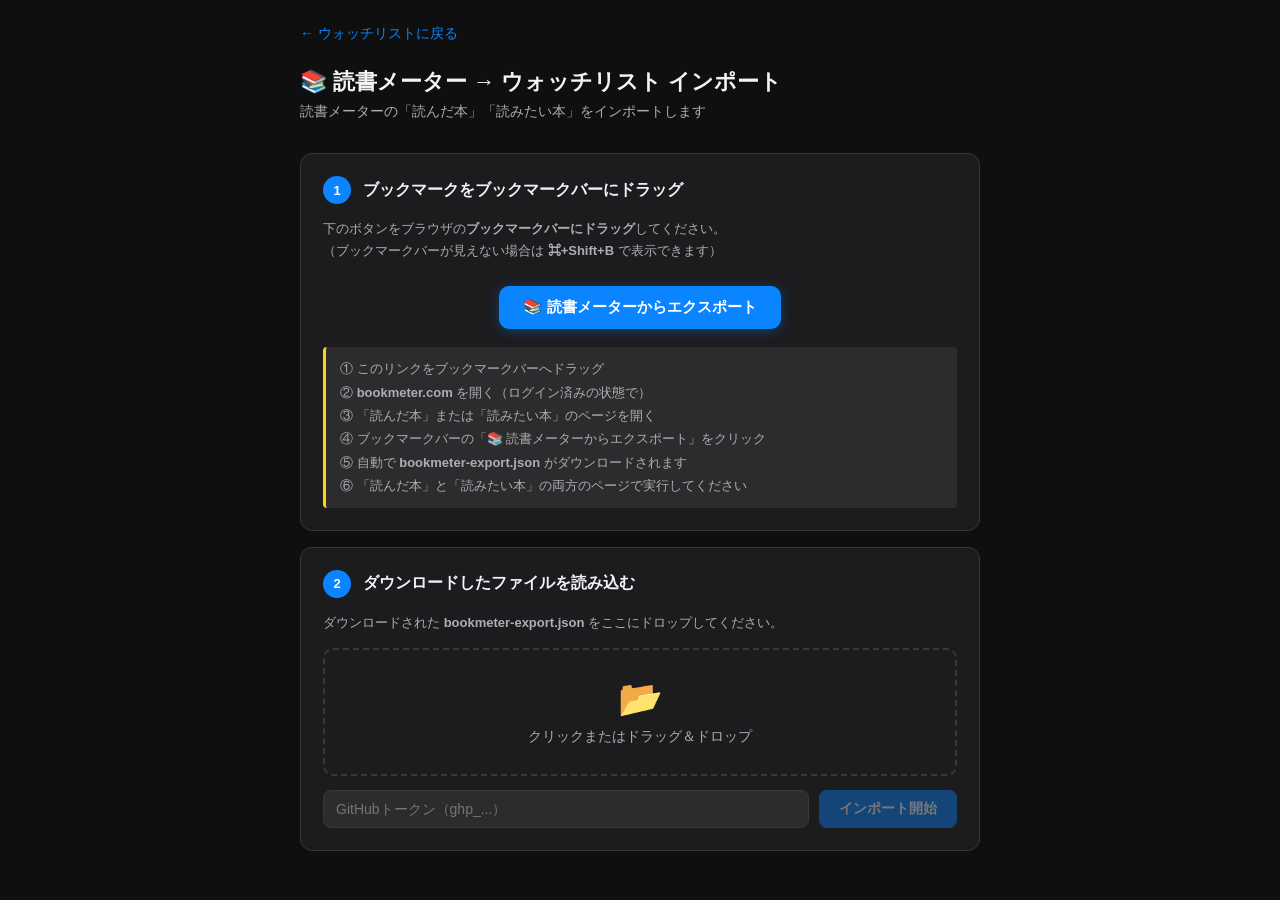
<file: bookmeter-import.html>
<!DOCTYPE html>
<html lang="ja">
<head>
  <meta charset="UTF-8">
  <meta name="viewport" content="width=device-width, initial-scale=1.0">
  <title>読書メーターインポート</title>
  <style>
    :root { --bg:#0f0f0f; --surface:#1c1c1e; --surface2:#2c2c2e; --border:#38383a; --text:#f2f2f7; --text2:#aeaeb2; --text3:#636366; --accent:#0a84ff; --success:#30d158; --danger:#ff453a; --warn:#ffd60a; }
    * { box-sizing:border-box; margin:0; padding:0; }
    body { background:var(--bg); color:var(--text); font-family:-apple-system,BlinkMacSystemFont,'Hiragino Sans',sans-serif; padding:24px; }
    .container { max-width:680px; margin:0 auto; }
    .top-nav { margin-bottom:24px; }
    .back-link { color:var(--accent); text-decoration:none; font-size:14px; }
    h1 { font-size:22px; margin-bottom:6px; }
    .subtitle { color:var(--text2); font-size:14px; margin-bottom:32px; }
    .step { background:var(--surface); border:1px solid var(--border); border-radius:12px; padding:22px; margin-bottom:16px; }
    .step-header { display:flex; align-items:center; gap:12px; margin-bottom:14px; }
    .step-num { background:var(--accent); color:#fff; font-size:13px; font-weight:700; width:28px; height:28px; border-radius:50%; display:flex; align-items:center; justify-content:center; flex-shrink:0; }
    .step-title { font-size:16px; font-weight:600; }
    .step-desc { color:var(--text2); font-size:13px; line-height:1.7; margin-bottom:14px; }
    .note { background:var(--surface2); border-left:3px solid var(--warn); border-radius:4px; padding:10px 14px; font-size:13px; color:var(--text2); margin-top:12px; line-height:1.8; }
    .upload-area { border:2px dashed var(--border); border-radius:10px; padding:28px; text-align:center; cursor:pointer; transition:border-color .2s; }
    .upload-area:hover, .upload-area.drag { border-color:var(--accent); }
    .upload-icon { font-size:36px; margin-bottom:8px; }
    .upload-label { font-size:14px; color:var(--text2); }
    input[type=file] { display:none; }
    .token-row { display:flex; gap:10px; margin-top:14px; }
    .token-input { flex:1; background:var(--surface2); border:1px solid var(--border); border-radius:8px; color:var(--text); padding:10px 12px; font-size:14px; outline:none; }
    .token-hint { font-size:12px; color:var(--success); margin-top:6px; }
    .import-btn { background:var(--accent); color:#fff; border:none; border-radius:8px; padding:10px 20px; font-size:14px; font-weight:600; cursor:pointer; white-space:nowrap; }
    .import-btn:disabled { opacity:.4; cursor:default; }
    #progressArea { display:none; margin-top:16px; }
    .progress-bar-wrap { background:var(--surface2); border-radius:4px; height:6px; overflow:hidden; margin:10px 0; }
    .progress-bar { background:var(--accent); height:100%; transition:width .3s; width:0; }
    .progress-text { font-size:13px; color:var(--text2); }
    .result-list { margin-top:14px; max-height:300px; overflow-y:auto; }
    .result-item { display:flex; align-items:center; gap:10px; padding:8px 0; border-bottom:1px solid var(--border); font-size:13px; }
    .result-item:last-child { border-bottom:none; }
    .result-cover { width:32px; height:44px; object-fit:cover; border-radius:3px; background:var(--surface2); flex-shrink:0; }
    .tag { font-size:11px; padding:2px 7px; border-radius:3px; font-weight:600; flex-shrink:0; }
    .tag-ok   { background:rgba(48,209,88,.15); color:var(--success); }
    .tag-skip { background:var(--surface2); color:var(--text3); }
    .tag-err  { background:rgba(255,69,58,.15); color:var(--danger); }
    .summary { background:var(--surface2); border-radius:8px; padding:14px; margin-top:14px; font-size:14px; line-height:2; }
    .open-btn { display:block; margin-top:14px; text-align:center; background:var(--success); color:#000; border:none; border-radius:8px; padding:12px; font-size:15px; font-weight:700; cursor:pointer; text-decoration:none; }
    .bookmarklet-link { display:inline-block; background:var(--accent); color:#fff; text-decoration:none; border-radius:10px; padding:12px 24px; font-size:15px; font-weight:700; cursor:grab; user-select:none; box-shadow:0 2px 12px rgba(10,132,255,.35); transition:opacity .2s; }
    .bookmarklet-link:hover { opacity:.85; }
  </style>
</head>
<body>
<div class="container">
  <div class="top-nav">
    <a href="https://hanako-yowaiko.github.io/movie-tracker/" class="back-link">← ウォッチリストに戻る</a>
  </div>

  <h1>📚 読書メーター → ウォッチリスト インポート</h1>
  <p class="subtitle">読書メーターの「読んだ本」「読みたい本」をインポートします</p>

  <!-- Step 1 -->
  <div class="step">
    <div class="step-header">
      <div class="step-num">1</div>
      <div class="step-title">ブックマークをブックマークバーにドラッグ</div>
    </div>
    <p class="step-desc">
      下のボタンをブラウザの<strong>ブックマークバーにドラッグ</strong>してください。<br>
      （ブックマークバーが見えない場合は <strong>⌘+Shift+B</strong> で表示できます）
    </p>
    <div style="text-align:center;padding:10px 0 6px">
      <a id="bookmarklet" href="" class="bookmarklet-link" title="このリンクをブックマークバーにドラッグ">
        📚 読書メーターからエクスポート
      </a>
    </div>
    <div class="note">
      ① このリンクをブックマークバーへドラッグ<br>
      ② <strong>bookmeter.com</strong> を開く（ログイン済みの状態で）<br>
      ③ 「読んだ本」または「読みたい本」のページを開く<br>
      ④ ブックマークバーの「📚 読書メーターからエクスポート」をクリック<br>
      ⑤ 自動で <strong>bookmeter-export.json</strong> がダウンロードされます<br>
      ⑥ 「読んだ本」と「読みたい本」の両方のページで実行してください
    </div>
  </div>

  <!-- Step 2 -->
  <div class="step">
    <div class="step-header">
      <div class="step-num">2</div>
      <div class="step-title">ダウンロードしたファイルを読み込む</div>
    </div>
    <p class="step-desc">ダウンロードされた <strong>bookmeter-export.json</strong> をここにドロップしてください。</p>
    <div class="upload-area" id="uploadArea" onclick="document.getElementById('fileInput').click()">
      <div class="upload-icon">📂</div>
      <div class="upload-label">クリックまたはドラッグ＆ドロップ</div>
      <input type="file" id="fileInput" accept=".json">
    </div>
    <div class="token-row">
      <input type="password" class="token-input" id="ghToken" placeholder="GitHubトークン（ghp_...）">
      <button class="import-btn" id="importBtn" disabled onclick="startImport()">インポート開始</button>
    </div>
    <div id="tokenHint" class="token-hint" style="display:none">✓ ウォッチリストのトークンを自動入力しました</div>
  </div>

  <!-- Progress -->
  <div id="progressArea" class="step">
    <div class="step-header">
      <div class="step-num">3</div>
      <div class="step-title" id="progressTitle">インポート中...</div>
    </div>
    <div class="progress-bar-wrap"><div class="progress-bar" id="progressBar"></div></div>
    <div class="progress-text" id="progressText">準備中...</div>
    <div class="result-list" id="resultList"></div>
    <div class="summary" id="summary" style="display:none"></div>
    <a href="https://hanako-yowaiko.github.io/movie-tracker/" class="open-btn" id="openBtn" style="display:none">
      ✓ ウォッチリストを開く →
    </a>
  </div>
</div>

<script>
// ブックマークレット（読書メーターのDOMをスクレイピング）
(function(){
  const code = `(async()=>{try{
    const isRead=location.href.includes('/read');
    const isWish=location.href.includes('/wish');
    const isReading=location.href.includes('/reading');
    if(!isRead&&!isWish&&!isReading){
      alert('読んだ本・読みたい本・読書中のページで実行してください。\\n\\n例: https://bookmeter.com/users/XXXXX/books/read');
      return;
    }
    // 全件読み込みスクロール
    let prev=0;
    for(let i=0;i<100;i++){
      window.scrollTo(0,document.body.scrollHeight);
      await new Promise(r=>setTimeout(r,500));
      if(document.body.scrollHeight===prev)break;
      prev=document.body.scrollHeight;
    }
    window.scrollTo(0,0);
    const books=[];const seen=new Set();
    for(const el of document.querySelectorAll('li, .book_item, [class*="book"]')){
      const img=el.querySelector('img');
      if(!img)continue;
      let title=img.alt?.trim()||'';
      if(!title){
        for(const t of el.querySelectorAll('a,span,p,div')){
          if(t.children.length>0)continue;
          const tx=t.textContent.trim();
          if(tx&&tx.length>1&&tx.length<100&&!/^[\\d\\s\\-／・]+$/.test(tx)){title=tx;break;}
        }
      }
      if(!title||seen.has(title))continue;
      seen.add(title);
      // 星評価を探す
      const starEls=[...el.querySelectorAll('[class*="star"],[class*="rating"]')];
      let star=starEls.filter(s=>s.className?.includes('on')||s.className?.includes('fill')||s.className?.includes('active')).length;
      if(!star){const m=el.textContent.match(/([１２３４５]|[1-5])\\s*[点つ]/);if(m)star=parseInt(m[1].replace(/[１-５]/,c=>String(c.charCodeAt(0)-65296)));}
      books.push({title,star:star*2,coverUrl:img.src||''});
    }
    if(!books.length){alert('本のデータが見つかりませんでした。\\n本棚ページ（読んだ本・読みたい本）で実行してください。');return;}
    const status=isRead?'read':isReading?'reading':'readlist';
    const data={exportedAt:new Date().toISOString(),source:'bookmeter',status,books};
    const blob=new Blob([JSON.stringify(data,null,2)],{type:'application/json'});
    const a=document.createElement('a');a.href=URL.createObjectURL(blob);a.download='bookmeter-export.json';
    document.body.appendChild(a);a.click();a.remove();
    alert('完了！ '+books.length+'件を取得しました\\n\\nステータス: '+status);
  }catch(e){alert('エラー: '+e.message);}})();`;
  document.getElementById('bookmarklet').href = 'javascript:' + encodeURIComponent(code);
})();

// GitHubトークン自動入力
(function(){
  const saved = localStorage.getItem('mw_ghtoken');
  if (saved) { document.getElementById('ghToken').value = saved; document.getElementById('tokenHint').style.display = 'block'; checkReady(); }
})();

const GIST_FILENAME = 'movie-watchlist.json';
let importData = null;

const fileInput = document.getElementById('fileInput');
const uploadArea = document.getElementById('uploadArea');
const ghTokenInput = document.getElementById('ghToken');
const importBtn = document.getElementById('importBtn');

fileInput.addEventListener('change', e => loadFile(e.target.files[0]));
uploadArea.addEventListener('dragover', e => { e.preventDefault(); uploadArea.classList.add('drag'); });
uploadArea.addEventListener('dragleave', () => uploadArea.classList.remove('drag'));
uploadArea.addEventListener('drop', e => { e.preventDefault(); uploadArea.classList.remove('drag'); loadFile(e.dataTransfer.files[0]); });
ghTokenInput.addEventListener('input', checkReady);

function loadFile(file) {
  if (!file) return;
  const reader = new FileReader();
  reader.onload = e => {
    try {
      importData = JSON.parse(e.target.result);
      const cnt = importData.books?.length || 0;
      uploadArea.innerHTML = `<div class="upload-icon">✅</div><div class="upload-label">${esc(file.name)}（${cnt}件）</div>`;
      checkReady();
    } catch { alert('JSONファイルの読み込みに失敗しました'); }
  };
  reader.readAsText(file);
}
function checkReady() { importBtn.disabled = !(importData && ghTokenInput.value.trim()); }

async function startImport() {
  const token = ghTokenInput.value.trim();
  if (!importData || !token) return;
  importBtn.disabled = true;
  document.getElementById('progressArea').style.display = 'block';
  document.getElementById('progressArea').scrollIntoView({behavior:'smooth'});

  try {
    setProgress(0, 'GitHubに接続中...');
    const gistList = await ghFetch('/gists?per_page=100', token);
    const foundGist = gistList.find(g => g.files[GIST_FILENAME]);
    if (!foundGist) throw new Error('Gistが見つかりません。先にメインアプリでセットアップしてください。');
    const gistDetail = await ghFetch('/gists/' + foundGist.id, token);
    const existing = JSON.parse(gistDetail.files[GIST_FILENAME]?.content || '{}');
    const existingBooks = existing.books || [];
    const existingTitles = new Set(existingBooks.map(b => b.title));

    const books = importData.books || [];
    const status = importData.status || 'read';
    setProgress(5, books.length + '件を処理します...');

    const newBooks = [];
    const resultList = document.getElementById('resultList');
    let skipCount = 0, notFoundCount = 0;

    for (let i = 0; i < books.length; i++) {
      const item = books[i];
      const pct = 5 + Math.round((i / books.length) * 85);
      setProgress(pct, '(' + (i+1) + '/' + books.length + ') ' + item.title);

      if (existingTitles.has(item.title)) {
        addResult(resultList, item.coverUrl, item.title, 'skip', '追加済み');
        skipCount++; continue;
      }

      // Google Booksで検索
      try {
        const results = await searchGoogleBooks(item.title);
        const hit = results[0];
        if (!hit) {
          // Google Booksで見つからなくても書誌情報なしで追加
          const book = makeBook(item, null, status);
          newBooks.push(book);
          existingTitles.add(item.title);
          addResult(resultList, item.coverUrl, item.title, 'ok', status === 'read' ? '読んだ' : '読みたい');
        } else {
          const book = makeBook(item, hit, status);
          newBooks.push(book);
          existingTitles.add(book.title);
          addResult(resultList, book.coverPath || item.coverUrl, book.title, 'ok', status === 'read' ? '読んだ' : '読みたい');
        }
      } catch(e) {
        const book = makeBook(item, null, status);
        newBooks.push(book);
        existingTitles.add(item.title);
        addResult(resultList, item.coverUrl, item.title, 'ok', '追加（書影なし）');
      }
      await sleep(200);
    }

    setProgress(93, 'クラウドに保存中...');
    const merged = { ...existing, books: [...newBooks, ...existingBooks] };
    await ghFetch('/gists/' + foundGist.id, token, {
      method: 'PATCH',
      body: JSON.stringify({ files: { [GIST_FILENAME]: { content: JSON.stringify(merged, null, 2) } } })
    });

    setProgress(100, '完了！');
    document.getElementById('progressTitle').textContent = 'インポート完了 🎉';
    document.getElementById('summary').style.display = 'block';
    document.getElementById('summary').innerHTML = '✅ <strong>' + newBooks.length + '件</strong>を追加しました<br>スキップ: ' + skipCount + '件';
    document.getElementById('openBtn').style.display = 'block';
  } catch(e) {
    setProgress(0, '❌ ' + e.message);
    importBtn.disabled = false;
  }
}

function makeBook(item, gbItem, status) {
  const vi = gbItem?.volumeInfo || {};
  return {
    id: 'b_' + Date.now() + '_' + Math.random().toString(36).slice(2),
    googleBooksId: gbItem?.id || null,
    title: vi.title || item.title,
    authors: vi.authors || [],
    publisher: vi.publisher || '',
    year: (vi.publishedDate || '').slice(0, 4),
    coverPath: gbItem ? (vi.imageLinks?.thumbnail || vi.imageLinks?.smallThumbnail || '').replace('http://', 'https://') : (item.coverUrl || ''),
    description: vi.description || '',
    status: status === 'read' ? 'read' : 'readlist',
    rating: Math.min(5, Math.round((item.star || 0) / 2)),
    tags: [],
    addedAt: new Date().toISOString(),
  };
}

async function searchGoogleBooks(q) {
  const res = await fetch('https://www.googleapis.com/books/v1/volumes?q=' + encodeURIComponent(q) + '&maxResults=1&printType=books');
  const d = await res.json();
  return d.items || [];
}

async function ghFetch(path, token, opts={}) {
  const res = await fetch('https://api.github.com' + path, {
    ...opts,
    headers: { 'Authorization': 'Bearer ' + token, 'Content-Type': 'application/json', 'X-GitHub-Api-Version': '2022-11-28' }
  });
  if (!res.ok) { const e = await res.json().catch(()=>{}); throw new Error(e?.message || 'GitHub ' + res.status); }
  return res.json();
}

function setProgress(pct, text) {
  document.getElementById('progressBar').style.width = pct + '%';
  document.getElementById('progressText').textContent = text;
}

function addResult(container, cover, title, type, note) {
  const el = document.createElement('div');
  el.className = 'result-item';
  el.innerHTML = '<img class="result-cover" src="' + esc(cover||'') + '" onerror="this.style.visibility=\'hidden\'">' +
    '<div style="flex:1;min-width:0;overflow:hidden;text-overflow:ellipsis;white-space:nowrap">' + esc(title) + '</div>' +
    '<span class="tag tag-' + type + '">' + esc(note) + '</span>';
  container.prepend(el);
}

function esc(s) { return String(s??'').replace(/&/g,'&amp;').replace(/</g,'&lt;').replace(/>/g,'&gt;').replace(/"/g,'&quot;'); }
function sleep(ms) { return new Promise(r => setTimeout(r, ms)); }
</script>
</body>
</html>
</file>
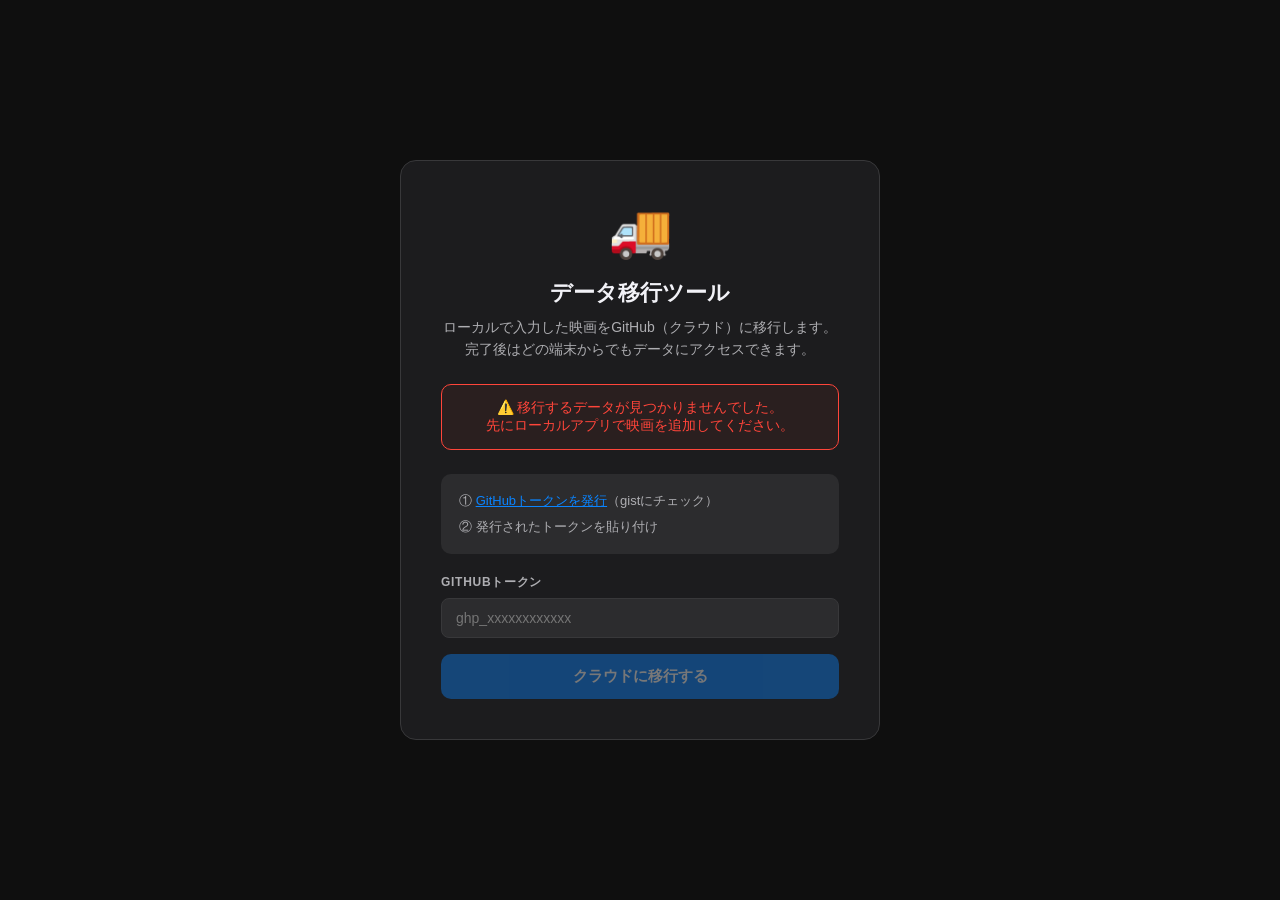
<file: migrate.html>
<!DOCTYPE html>
<html lang="ja">
<head>
  <meta charset="UTF-8">
  <meta name="viewport" content="width=device-width, initial-scale=1.0">
  <title>データ移行ツール</title>
  <style>
    :root { --bg:#0f0f0f; --surface:#1c1c1e; --border:#38383a; --text:#f2f2f7; --text2:#aeaeb2; --accent:#0a84ff; --success:#30d158; --danger:#ff453a; }
    * { box-sizing:border-box; margin:0; padding:0; }
    body { background:var(--bg); color:var(--text); font-family:-apple-system,BlinkMacSystemFont,'Hiragino Sans',sans-serif; min-height:100vh; display:flex; align-items:center; justify-content:center; padding:24px; }
    .card { background:var(--surface); border:1px solid var(--border); border-radius:16px; padding:40px; max-width:480px; width:100%; text-align:center; }
    .icon { font-size:52px; margin-bottom:16px; }
    h1 { font-size:22px; margin-bottom:8px; }
    .desc { color:var(--text2); font-size:14px; margin-bottom:24px; line-height:1.6; }
    .count-box { background:#1f3a2a; border:1px solid var(--success); border-radius:10px; padding:14px; margin-bottom:24px; color:var(--success); font-size:16px; font-weight:600; }
    .no-data { background:#2a1f1f; border:1px solid var(--danger); border-radius:10px; padding:14px; margin-bottom:24px; color:var(--danger); font-size:14px; }
    label { display:block; text-align:left; font-size:12px; font-weight:700; color:var(--text2); text-transform:uppercase; letter-spacing:.06em; margin-bottom:7px; }
    input { width:100%; background:#2c2c2e; border:1px solid var(--border); border-radius:8px; color:var(--text); padding:11px 14px; font-size:14px; outline:none; margin-bottom:16px; transition:border-color .2s; }
    input:focus { border-color:var(--accent); }
    .steps { background:#2c2c2e; border-radius:10px; padding:14px 18px; margin-bottom:20px; text-align:left; }
    .step { font-size:13px; color:var(--text2); padding:4px 0; }
    .step a { color:var(--accent); }
    button { width:100%; background:var(--accent); color:#fff; border:none; border-radius:10px; padding:13px; font-size:15px; font-weight:700; cursor:pointer; transition:opacity .2s; }
    button:hover { opacity:.85; }
    button:disabled { opacity:.4; cursor:default; }
    .result { margin-top:16px; padding:14px; border-radius:10px; font-size:14px; font-weight:600; }
    .result.ok  { background:#1f3a2a; border:1px solid var(--success); color:var(--success); }
    .result.err { background:#2a1f1f; border:1px solid var(--danger);  color:var(--danger); }
    .hidden { display:none; }
    .spinner { animation:spin 1s linear infinite; display:inline-block; }
    @keyframes spin { to { transform:rotate(360deg); } }
  </style>
</head>
<body>
<div class="card">
  <div class="icon">🚚</div>
  <h1>データ移行ツール</h1>
  <p class="desc">ローカルで入力した映画をGitHub（クラウド）に移行します。<br>完了後はどの端末からでもデータにアクセスできます。</p>

  <div id="dataStatus"></div>

  <div id="form">
    <div class="steps">
      <div class="step">① <a href="https://github.com/settings/tokens/new?scopes=gist&description=MovieWatchlist" target="_blank">GitHubトークンを発行</a>（gistにチェック）</div>
      <div class="step">② 発行されたトークンを貼り付け</div>
    </div>
    <label>GitHubトークン</label>
    <input type="password" id="tokenInput" placeholder="ghp_xxxxxxxxxxxx">
    <button id="migrateBtn">クラウドに移行する</button>
  </div>

  <div id="result" class="hidden"></div>
</div>

<script>
const GIST_FILENAME = 'movie-watchlist.json';

// ローカルデータを読み込む
// v1, v2 どちらのキーにデータがあっても対応
const raw = localStorage.getItem('movieTracker_v2') || localStorage.getItem('movieTracker_v1');
const statusEl = document.getElementById('dataStatus');

if (!raw) {
  statusEl.innerHTML = '<div class="no-data">⚠️ 移行するデータが見つかりませんでした。<br>先にローカルアプリで映画を追加してください。</div>';
  document.getElementById('migrateBtn').disabled = true;
} else {
  const data = JSON.parse(raw);
  const movies = data.movies || [];
  statusEl.innerHTML = `<div class="count-box">✓ ${movies.length}件の映画データが見つかりました</div>`;
}

// 移行実行
document.getElementById('migrateBtn').addEventListener('click', async () => {
  const token = document.getElementById('tokenInput').value.trim();
  if (!token) { showResult('error', 'トークンを入力してください'); return; }

  const btn = document.getElementById('migrateBtn');
  btn.disabled = true;
  btn.innerHTML = '<span class="spinner">⏳</span> 移行中...';

  try {
    const movies = JSON.parse(localStorage.getItem('movieTracker_v2') || localStorage.getItem('movieTracker_v1') || '{}').movies || [];

    // Gistを検索
    const gistsRes = await fetch('https://api.github.com/gists?per_page=100', {
      headers: { 'Authorization': `Bearer ${token}`, 'X-GitHub-Api-Version': '2022-11-28' }
    });
    if (!gistsRes.ok) throw new Error('GitHubトークンが正しくありません');
    const gists = await gistsRes.json();
    const found = gists.find(g => g.files[GIST_FILENAME]);

    let gistId, existingMovies = [], apiKey = '', country = 'JP';

    if (found) {
      // 既存Gistを読み込んでマージ
      gistId = found.id;
      const gistRes = await fetch(`https://api.github.com/gists/${gistId}`, {
        headers: { 'Authorization': `Bearer ${token}`, 'X-GitHub-Api-Version': '2022-11-28' }
      });
      const gist = await gistRes.json();
      const existing = JSON.parse(gist.files[GIST_FILENAME]?.content || '{}');
      existingMovies = existing.movies || [];
      apiKey = existing.apiKey || '';
      country = existing.country || 'JP';
    } else {
      // 新規Gist作成
      const createRes = await fetch('https://api.github.com/gists', {
        method: 'POST',
        headers: { 'Authorization': `Bearer ${token}`, 'Content-Type': 'application/json', 'X-GitHub-Api-Version': '2022-11-28' },
        body: JSON.stringify({
          description: '映画ウォッチリスト — 自動同期データ',
          public: false,
          files: { [GIST_FILENAME]: { content: '{}' } }
        })
      });
      gistId = (await createRes.json()).id;
    }

    // 重複を除いてマージ（ローカルデータを優先）
    const existingIds = new Set(existingMovies.map(m => m.tmdbId));
    const newMovies = movies.filter(m => !existingIds.has(m.tmdbId));
    const merged = [...newMovies, ...existingMovies];

    // Gistに保存
    await fetch(`https://api.github.com/gists/${gistId}`, {
      method: 'PATCH',
      headers: { 'Authorization': `Bearer ${token}`, 'Content-Type': 'application/json', 'X-GitHub-Api-Version': '2022-11-28' },
      body: JSON.stringify({
        files: {
          [GIST_FILENAME]: {
            content: JSON.stringify({ version: 1, movies: merged, apiKey, country }, null, 2)
          }
        }
      })
    });

    showResult('ok', `✓ ${newMovies.length}件を移行しました！<br><br><a href="https://hanako-yowaiko.github.io/movie-tracker/" style="color:#30d158">→ アプリを開く</a>`);
  } catch (e) {
    showResult('error', `エラー: ${e.message}`);
    btn.disabled = false;
    btn.textContent = 'クラウドに移行する';
  }
});

function showResult(type, html) {
  const el = document.getElementById('result');
  el.innerHTML = html;
  el.className = `result ${type === 'ok' ? 'ok' : 'err'}`;
  el.classList.remove('hidden');
}
</script>
</body>
</html>
</file>
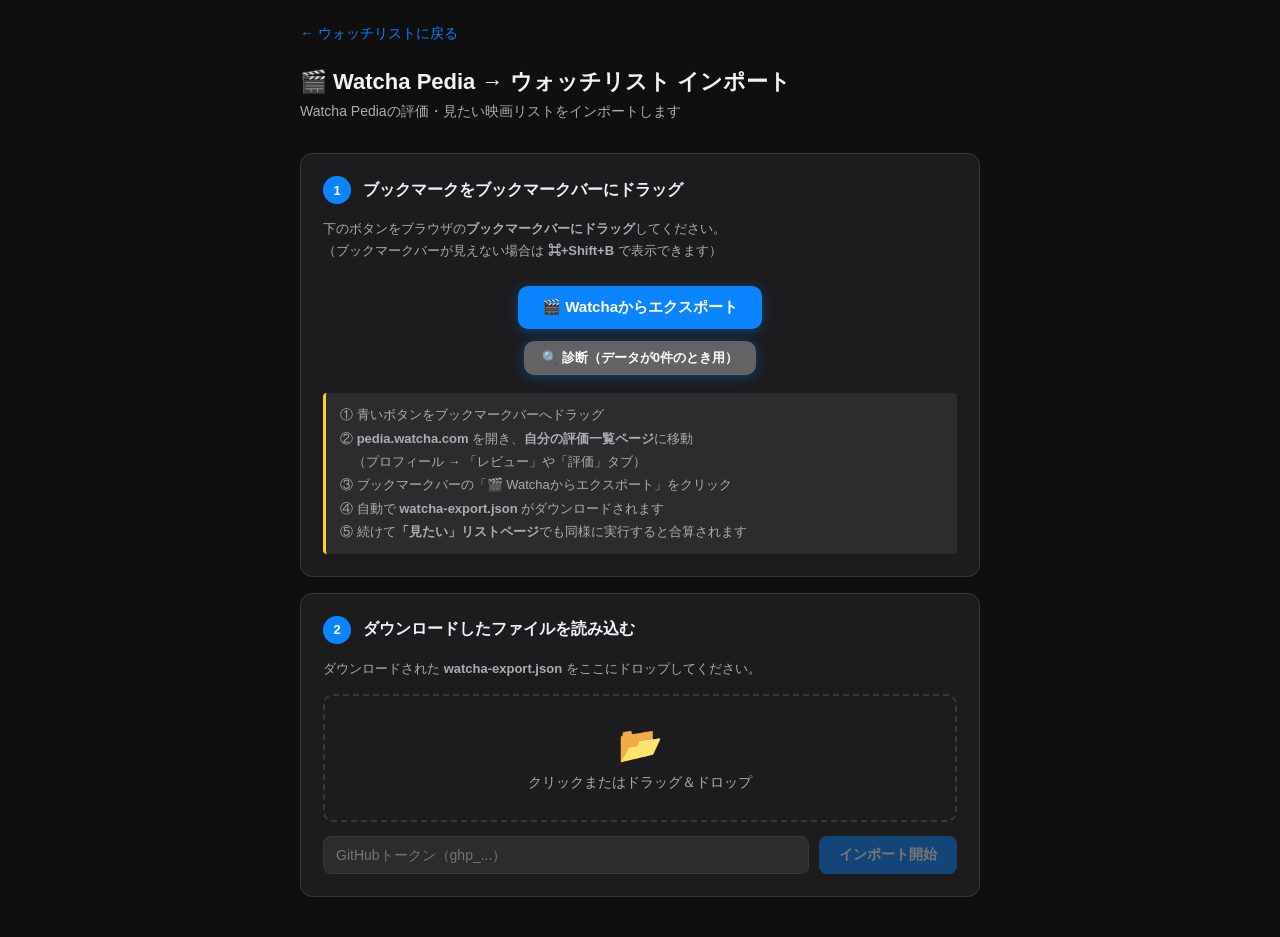
<file: watcha-import.html>
<!DOCTYPE html>
<html lang="ja">
<head>
  <meta charset="UTF-8">
  <meta name="viewport" content="width=device-width, initial-scale=1.0">
  <title>Watcha Pediaインポート</title>
  <style>
    :root { --bg:#0f0f0f; --surface:#1c1c1e; --surface2:#2c2c2e; --border:#38383a; --text:#f2f2f7; --text2:#aeaeb2; --text3:#636366; --accent:#0a84ff; --success:#30d158; --danger:#ff453a; --warn:#ffd60a; }
    * { box-sizing:border-box; margin:0; padding:0; }
    body { background:var(--bg); color:var(--text); font-family:-apple-system,BlinkMacSystemFont,'Hiragino Sans',sans-serif; padding:24px; }
    .container { max-width:680px; margin:0 auto; }
    .top-nav { margin-bottom:24px; }
    .back-link { color:var(--accent); text-decoration:none; font-size:14px; }
    .back-link:hover { text-decoration:underline; }
    h1 { font-size:22px; margin-bottom:6px; }
    .subtitle { color:var(--text2); font-size:14px; margin-bottom:32px; }
    .step { background:var(--surface); border:1px solid var(--border); border-radius:12px; padding:22px; margin-bottom:16px; }
    .step-header { display:flex; align-items:center; gap:12px; margin-bottom:14px; }
    .step-num { background:var(--accent); color:#fff; font-size:13px; font-weight:700; width:28px; height:28px; border-radius:50%; display:flex; align-items:center; justify-content:center; flex-shrink:0; }
    .step-title { font-size:16px; font-weight:600; }
    .step-desc { color:var(--text2); font-size:13px; line-height:1.7; margin-bottom:14px; }
    .note { background:var(--surface2); border-left:3px solid var(--warn); border-radius:4px; padding:10px 14px; font-size:13px; color:var(--text2); margin-top:12px; line-height:1.8; }
    .upload-area { border:2px dashed var(--border); border-radius:10px; padding:28px; text-align:center; cursor:pointer; transition:border-color .2s; }
    .upload-area:hover, .upload-area.drag { border-color:var(--accent); }
    .upload-icon { font-size:36px; margin-bottom:8px; }
    .upload-label { font-size:14px; color:var(--text2); }
    input[type=file] { display:none; }
    .token-row { display:flex; gap:10px; margin-top:14px; }
    .token-input { flex:1; background:var(--surface2); border:1px solid var(--border); border-radius:8px; color:var(--text); padding:10px 12px; font-size:14px; outline:none; }
    .token-input:focus { border-color:var(--accent); }
    .token-hint { font-size:12px; color:var(--success); margin-top:6px; }
    .import-btn { background:var(--accent); color:#fff; border:none; border-radius:8px; padding:10px 20px; font-size:14px; font-weight:600; cursor:pointer; white-space:nowrap; }
    .import-btn:disabled { opacity:.4; cursor:default; }
    /* デバッグ表示 */
    .debug-box { background:#000; border:1px solid var(--border); border-radius:8px; padding:12px; margin-top:12px; font-family:monospace; font-size:11px; color:#4ec9b0; max-height:160px; overflow-y:auto; white-space:pre-wrap; word-break:break-all; display:none; }
    .debug-title { font-size:12px; color:var(--text3); margin-top:10px; margin-bottom:4px; }
    /* プログレス */
    #progressArea { display:none; margin-top:16px; }
    .progress-bar-wrap { background:var(--surface2); border-radius:4px; height:6px; overflow:hidden; margin:10px 0; }
    .progress-bar { background:var(--accent); height:100%; transition:width .3s; width:0; }
    .progress-text { font-size:13px; color:var(--text2); }
    .result-list { margin-top:14px; max-height:300px; overflow-y:auto; }
    .result-item { display:flex; align-items:center; gap:10px; padding:8px 0; border-bottom:1px solid var(--border); font-size:13px; }
    .result-item:last-child { border-bottom:none; }
    .result-poster { width:32px; height:48px; object-fit:cover; border-radius:3px; background:var(--surface2); flex-shrink:0; }
    .tag { font-size:11px; padding:2px 7px; border-radius:3px; font-weight:600; flex-shrink:0; }
    .tag-ok   { background:rgba(48,209,88,.15); color:var(--success); }
    .tag-skip { background:var(--surface2); color:var(--text3); }
    .tag-err  { background:rgba(255,69,58,.15); color:var(--danger); }
    .summary { background:var(--surface2); border-radius:8px; padding:14px; margin-top:14px; font-size:14px; line-height:2; }
    .open-btn { display:block; margin-top:14px; text-align:center; background:var(--success); color:#000; border:none; border-radius:8px; padding:12px; font-size:15px; font-weight:700; cursor:pointer; text-decoration:none; }
    .bookmarklet-link { display:inline-block; background:var(--accent); color:#fff; text-decoration:none; border-radius:10px; padding:12px 24px; font-size:15px; font-weight:700; cursor:grab; user-select:none; box-shadow:0 2px 12px rgba(10,132,255,.35); transition:opacity .2s; }
    .bookmarklet-link:hover { opacity:.85; }
    .bookmarklet-link:active { cursor:grabbing; }
    .warn-box { background:#2a1f00; border:1px solid var(--warn); border-radius:8px; padding:12px 14px; font-size:13px; color:var(--warn); margin-top:12px; line-height:1.7; }
  </style>
</head>
<body>
<div class="container">
  <div class="top-nav">
    <a href="https://hanako-yowaiko.github.io/movie-tracker/" class="back-link">← ウォッチリストに戻る</a>
  </div>

  <h1>🎬 Watcha Pedia → ウォッチリスト インポート</h1>
  <p class="subtitle">Watcha Pediaの評価・見たい映画リストをインポートします</p>

  <!-- Step 1 -->
  <div class="step">
    <div class="step-header">
      <div class="step-num">1</div>
      <div class="step-title">ブックマークをブックマークバーにドラッグ</div>
    </div>
    <p class="step-desc">
      下のボタンをブラウザの<strong>ブックマークバーにドラッグ</strong>してください。<br>
      （ブックマークバーが見えない場合は <strong>⌘+Shift+B</strong> で表示できます）
    </p>
    <div style="text-align:center;padding:10px 0 6px;display:flex;flex-direction:column;align-items:center;gap:12px">
      <a id="bookmarklet" href="" class="bookmarklet-link" title="このリンクをブックマークバーにドラッグ">
        🎬 Watchaからエクスポート
      </a>
      <a id="debugBookmarklet" href="" class="bookmarklet-link" style="background:#636366;font-size:13px;padding:8px 18px" title="うまくいかないときはこちらをドラッグ">
        🔍 診断（データが0件のとき用）
      </a>
    </div>
    <div class="note">
      ① 青いボタンをブックマークバーへドラッグ<br>
      ② <strong>pedia.watcha.com</strong> を開き、<strong>自分の評価一覧ページ</strong>に移動<br>
      　（プロフィール → 「レビュー」や「評価」タブ）<br>
      ③ ブックマークバーの「🎬 Watchaからエクスポート」をクリック<br>
      ④ 自動で <strong>watcha-export.json</strong> がダウンロードされます<br>
      ⑤ 続けて<strong>「見たい」リストページ</strong>でも同様に実行すると合算されます
    </div>
  </div>

  <!-- Step 2 -->
  <div class="step">
    <div class="step-header">
      <div class="step-num">2</div>
      <div class="step-title">ダウンロードしたファイルを読み込む</div>
    </div>
    <p class="step-desc">ダウンロードされた <strong>watcha-export.json</strong> をここにドロップしてください。</p>
    <div class="upload-area" id="uploadArea" onclick="document.getElementById('fileInput').click()">
      <div class="upload-icon">📂</div>
      <div class="upload-label">クリックまたはドラッグ＆ドロップ</div>
      <input type="file" id="fileInput" accept=".json">
    </div>

    <!-- ファイル読み込み後のデバッグ表示 -->
    <div id="debugArea" style="display:none">
      <div class="debug-title">📋 ファイル内のデータ確認</div>
      <div class="debug-box" id="debugBox"></div>
      <div id="warnBox" class="warn-box" style="display:none"></div>
    </div>

    <div class="token-row">
      <input type="password" class="token-input" id="ghToken" placeholder="GitHubトークン（ghp_...）">
      <button class="import-btn" id="importBtn" disabled onclick="startImport()">インポート開始</button>
    </div>
    <div id="tokenHint" class="token-hint" style="display:none">✓ ウォッチリストのトークンを自動入力しました</div>
  </div>

  <!-- Progress -->
  <div id="progressArea" class="step">
    <div class="step-header">
      <div class="step-num">3</div>
      <div class="step-title" id="progressTitle">インポート中...</div>
    </div>
    <div class="progress-bar-wrap"><div class="progress-bar" id="progressBar"></div></div>
    <div class="progress-text" id="progressText">準備中...</div>
    <div class="result-list" id="resultList"></div>
    <div class="summary" id="summary" style="display:none"></div>
    <a href="https://hanako-yowaiko.github.io/movie-tracker/" class="open-btn" id="openBtn" style="display:none">
      ✓ ウォッチリストを開く →
    </a>
  </div>
</div>

<script>
// ========== メインブックマークレット（DOMスクレイピング版） ==========
(function(){
  const code = `(async()=>{try{
    const isRatings=location.href.includes('/ratings');
    const isWishes=location.href.includes('/wishes');
    if(!isRatings&&!isWishes){
      alert('このブックマークは評価一覧か見たいリストのページで使ってください。\\n\\n①評価一覧を開く:\\nhttps://pedia.watcha.com/ja-JP/users/j4PxOwK2m7xp0/contents/movies/ratings\\n\\n②見たいリストを開く:\\nhttps://pedia.watcha.com/ja-JP/users/j4PxOwK2m7xp0/contents/movies/wishes');
      return;
    }

    // 全件読み込むまでスクロール
    let prev=0;
    for(let i=0;i<120;i++){
      window.scrollTo(0,document.body.scrollHeight);
      await new Promise(r=>setTimeout(r,500));
      if(document.body.scrollHeight===prev)break;
      prev=document.body.scrollHeight;
    }
    window.scrollTo(0,0);

    const movies=[];
    const seen=new Set();

    // ul > li 構造からスクレイプ（imgのaltがタイトル、テキストに★評価）
    for(const li of document.querySelectorAll('ul li')){
      const img=li.querySelector('img');
      if(!img)continue;

      // タイトル取得（imgのalt優先、なければテキスト）
      let title=img.alt?.trim()||'';
      if(!title){
        for(const el of li.querySelectorAll('p,span,div')){
          if(el.children.length>0)continue;
          const t=el.textContent.trim();
          if(t&&t.length>1&&!t.includes('★')&&!t.includes('評価済み')&&!t.includes('見たい')&&!/^\\d+$/.test(t)){
            title=t;break;
          }
        }
      }
      if(!title||seen.has(title))continue;

      // 評価ページ: ★ X.X のテキストを取得
      const rMatch=li.textContent.match(/★\\s*([0-9]+\\.?[0-9]*)/);
      if(isRatings&&!rMatch)continue; // 評価ページは★がないものはスキップ

      const rating=rMatch?parseFloat(rMatch[1]):0;
      seen.add(title);
      // 5点満点→10点満点に変換（toStars関数が/2するため）
      movies.push({title,star:Math.round(rating*2),_dom:true});
    }

    if(!movies.length){
      alert('映画データが見つかりませんでした。\\nページにポスター一覧が表示されている状態で実行してください。');
      return;
    }

    const data={
      exportedAt:new Date().toISOString(),
      source:'dom',
      rated:isRatings?movies:[],
      wished:isWishes?movies:[],
    };
    const blob=new Blob([JSON.stringify(data,null,2)],{type:'application/json'});
    const a=document.createElement('a');
    a.href=URL.createObjectURL(blob);
    a.download='watcha-export.json';
    document.body.appendChild(a);a.click();a.remove();
    alert('取得完了！ '+movies.length+'件\\n\\n'+(isRatings?'続けて「見たい」リストも取得する場合:\\nhttps://pedia.watcha.com/ja-JP/users/j4PxOwK2m7xp0/contents/movies/wishes\\nを開いて再度クリック':''));
  }catch(e){alert('エラー: '+e.message);}})();`;
  document.getElementById('bookmarklet').href = 'javascript:' + encodeURIComponent(code);
})();

// ========== 診断用ブックマークレット（Next.jsデータ構造を確認） ==========
(function(){
  const code = `(()=>{try{
    const nd=window.__NEXT_DATA__;
    if(!nd){alert('Next.jsデータなし。通常のDOMスクレイピングを使います。');return;}
    const pp=nd.props?.pageProps||{};
    const keys=Object.keys(pp);
    let msg='pagePropsのキー:\\n'+keys.join(', ')+'\\n\\n';
    for(const k of keys){
      const v=pp[k];
      if(Array.isArray(v)){msg+='配列 ['+k+']: '+v.length+'件\\n最初の項目: '+JSON.stringify(v[0]).slice(0,150)+'\\n\\n';}
    }
    alert(msg.slice(0,800));
  }catch(e){alert('エラー: '+e.message);}})();`;
  document.getElementById('debugBookmarklet').href = 'javascript:' + encodeURIComponent(code);
})();

// ========== GitHubトークン自動入力 ==========
(function(){
  const saved = localStorage.getItem('mw_ghtoken');
  if (saved) {
    document.getElementById('ghToken').value = saved;
    document.getElementById('tokenHint').style.display = 'block';
    checkReady();
  }
})();

// ========== 定数 ==========
const GIST_FILENAME = 'movie-watchlist.json';
const TMDB_IMG = 'https://image.tmdb.org/t/p/w92';
let watchaData = null;
let parsedMovies = [];  // 正規化済みリスト
let tmdbApiKey = '';
let gistId = '';

// ========== ファイル読み込み ==========
const fileInput = document.getElementById('fileInput');
const uploadArea = document.getElementById('uploadArea');
const ghTokenInput = document.getElementById('ghToken');
const importBtn = document.getElementById('importBtn');

fileInput.addEventListener('change', e => loadFile(e.target.files[0]));
uploadArea.addEventListener('dragover', e => { e.preventDefault(); uploadArea.classList.add('drag'); });
uploadArea.addEventListener('dragleave', () => uploadArea.classList.remove('drag'));
uploadArea.addEventListener('drop', e => { e.preventDefault(); uploadArea.classList.remove('drag'); loadFile(e.dataTransfer.files[0]); });
ghTokenInput.addEventListener('input', checkReady);

function loadFile(file) {
  if (!file) return;
  const reader = new FileReader();
  reader.onload = e => {
    try {
      watchaData = JSON.parse(e.target.result);
      analyzeData(file.name);
      checkReady();
    } catch(err) {
      alert('JSONファイルの読み込みに失敗しました: ' + err.message);
    }
  };
  reader.readAsText(file);
}

// ファイル内容を解析してユーザーに表示
function analyzeData(filename) {
  const rated  = watchaData.rated  || [];
  const wished = watchaData.wished || [];
  const total  = rated.length + wished.length;

  uploadArea.innerHTML = `<div class="upload-icon">✅</div><div class="upload-label">
    ${esc(filename)}<br>
    評価済み: <strong>${rated.length}件</strong> ／ 見たい: <strong>${wished.length}件</strong> （合計 ${total}件）
  </div>`;

  // デバッグ情報表示
  document.getElementById('debugArea').style.display = 'block';
  const debugBox = document.getElementById('debugBox');
  const warnBox  = document.getElementById('warnBox');

  // サンプルデータの構造を表示
  const sample = rated[0] || wished[0];
  if (sample) {
    debugBox.style.display = 'block';
    debugBox.textContent = '最初のアイテムの構造:\n' + JSON.stringify(sample, null, 2).slice(0, 800);
  }

  // 警告チェック
  if (total === 0) {
    warnBox.style.display = 'block';
    warnBox.innerHTML = '⚠️ データが0件です。<br>ブックマークレットをもう一度実行して、アラートに表示される件数を確認してください。<br>0件の場合はWatchaにログインし直してから試してください。';
  } else {
    warnBox.style.display = 'none';

    // タイトルが取得できるか確認
    const titleOk  = getTitle(sample) !== '不明';
    if (!titleOk) {
      warnBox.style.display = 'block';
      warnBox.innerHTML = '⚠️ タイトルのフィールドが想定と異なります。上のJSON構造を確認して、どのキーにタイトルが入っているかご確認ください。';
    }
  }
}

function checkReady() {
  importBtn.disabled = !(watchaData && ghTokenInput.value.trim());
}

// ========== インポート処理 ==========
async function startImport() {
  const token = ghTokenInput.value.trim();
  if (!watchaData || !token) return;

  importBtn.disabled = true;
  document.getElementById('progressArea').style.display = 'block';
  document.getElementById('progressArea').scrollIntoView({behavior:'smooth'});

  try {
    // Gist接続
    setProgress(0, 'GitHubに接続中...');
    const gistList = await ghFetch('/gists?per_page=100', token);
    const foundGist = gistList.find(g => g.files[GIST_FILENAME]);
    if (!foundGist) throw new Error('ウォッチリストのGistが見つかりません。先にメインアプリでセットアップしてください。');

    gistId = foundGist.id;
    const gistDetail = await ghFetch(`/gists/${gistId}`, token);
    const existing = JSON.parse(gistDetail.files[GIST_FILENAME]?.content || '{}');
    tmdbApiKey = existing.apiKey || '';
    const existingMovies = existing.movies || [];
    const existingTmdbIds = new Set(existingMovies.map(m => m.tmdbId));

    if (!tmdbApiKey) {
      throw new Error('TMDB APIキーが設定されていません。先にメインアプリの設定でAPIキーを登録してください。');
    }

    // 処理対象をまとめる
    const all = [
      ...(watchaData.rated  || []).map(m => ({...m, _status:'watched'})),
      ...(watchaData.wished || []).map(m => ({...m, _status:'watchlist'})),
    ];

    setProgress(5, `${all.length}件を処理します...`);

    const newMovies = [];
    const resultList = document.getElementById('resultList');
    let skipCount = 0, errCount = 0, notFoundCount = 0;

    for (let i = 0; i < all.length; i++) {
      const item = all[i];
      const pct  = 5 + Math.round((i / all.length) * 85);
      const titleJa = getTitle(item);
      const titleEn = getTitleEn(item);
      const year    = getYear(item);
      setProgress(pct, `(${i+1}/${all.length}) ${titleJa}`);

      try {
        // 4段階フォールバック検索
        let hit = await searchTMDB(titleJa, year);
        if (!hit && year)                         hit = await searchTMDB(titleJa, '');
        if (!hit && titleEn && titleEn !== titleJa) hit = await searchTMDB(titleEn, year);
        if (!hit && titleEn && titleEn !== titleJa) hit = await searchTMDB(titleEn, '');

        if (!hit) {
          addResult(resultList, null, titleJa, 'skip', '見つからず');
          notFoundCount++; continue;
        }
        if (existingTmdbIds.has(hit.id)) {
          addResult(resultList, hit.poster_path, titleJa, 'skip', '追加済み');
          skipCount++; continue;
        }

        const stars = toStars(item.star);
        const movie = {
          id:            `m_${Date.now()}_${i}`,
          tmdbId:        hit.id,
          title:         hit.title || hit.original_title,
          originalTitle: hit.original_title,
          year:          (hit.release_date||'').slice(0,4) || year || '?',
          posterPath:    hit.poster_path || null,
          overview:      hit.overview || '',
          status:        item._status,
          rating:        stars,
          tags:          [],
          onPrime:       false,
          primeDetected: false,
          expiresDate:   null,
          addedAt:       new Date().toISOString(),
        };
        newMovies.push(movie);
        existingTmdbIds.add(hit.id);
        addResult(resultList, hit.poster_path, movie.title, 'ok',
          item._status === 'watched' ? (stars ? '★'.repeat(stars) : '視聴済み') : '見たい');
      } catch(e) {
        addResult(resultList, null, titleJa, 'err', e.message);
        errCount++;
      }

      await sleep(260);
    }

    // Gistに保存
    setProgress(93, 'クラウドに保存中...');
    const merged = [...newMovies, ...existingMovies];
    await ghPatch(gistId, token, { movies: merged, apiKey: tmdbApiKey, country: existing.country || 'JP' });

    setProgress(100, '完了！');
    document.getElementById('progressTitle').textContent = 'インポート完了 🎉';
    document.getElementById('summary').style.display = 'block';
    document.getElementById('summary').innerHTML =
      `✅ <strong>${newMovies.length}件</strong>を新規追加<br>` +
      `追加済みでスキップ: ${skipCount}件<br>` +
      `TMDBで見つからず: ${notFoundCount}件<br>` +
      (errCount ? `エラー: ${errCount}件<br>` : '');
    document.getElementById('openBtn').style.display = 'block';

  } catch(e) {
    setProgress(0, `❌ ${e.message}`);
    importBtn.disabled = false;
  }
}

// ========== タイトル取得（Watchaの複数パターン対応） ==========
function getTitle(item) {
  return item.content?.title        // 日本語タイトルが入ることが多い
      || item.content?.titleKo      // 韓国語タイトル
      || item.content?.titleJa
      || item.content?.localTitle
      || item.title
      || item.content?.titleEn      // 英語（最終手段）
      || item.titleEn
      || item.content?.originalTitle
      || item.originalTitle
      || '不明';
}
function getTitleEn(item) {
  return item.content?.titleEn
      || item.content?.originalTitle
      || item.titleEn
      || item.originalTitle
      || '';
}
function getYear(item) {
  const y = item.content?.year || item.content?.releaseYear || item.year || '';
  return y ? String(y) : '';
}
function toStars(star) {
  if (!star) return 0;
  return Math.min(5, Math.round(star / 2));
}

// ========== TMDB検索 ==========
async function searchTMDB(title, year) {
  if (!title || title === '不明') return null;
  const params = new URLSearchParams({
    api_key: tmdbApiKey, query: title,
    language: 'ja-JP', include_adult: 'false'
  });
  if (year) params.set('year', year);
  const res = await fetch(`https://api.themoviedb.org/3/search/movie?${params}`);
  if (!res.ok) throw new Error(`TMDB ${res.status}`);
  const d = await res.json();
  return d.results?.[0] || null;
}

// ========== GitHub API ==========
async function ghFetch(path, token, opts={}) {
  const res = await fetch(`https://api.github.com${path}`, {
    ...opts,
    headers: { 'Authorization':`Bearer ${token}`, 'Content-Type':'application/json', 'X-GitHub-Api-Version':'2022-11-28' }
  });
  if (!res.ok) { const e = await res.json().catch(()=>{}); throw new Error(e?.message || `GitHub ${res.status}`); }
  return res.json();
}
async function ghPatch(gistId, token, data) {
  return ghFetch(`/gists/${gistId}`, token, {
    method: 'PATCH',
    body: JSON.stringify({ files: { [GIST_FILENAME]: { content: JSON.stringify({version:1,...data}, null, 2) } } })
  });
}

// ========== UI ==========
function setProgress(pct, text) {
  document.getElementById('progressBar').style.width = pct + '%';
  document.getElementById('progressText').textContent = text;
}
function addResult(container, poster, title, type, note) {
  const el = document.createElement('div');
  el.className = 'result-item';
  el.innerHTML = `
    <img class="result-poster" src="${poster ? TMDB_IMG+poster : ''}" onerror="this.style.visibility='hidden'">
    <div style="flex:1;min-width:0;overflow:hidden;text-overflow:ellipsis;white-space:nowrap">${esc(title)}</div>
    <span class="tag tag-${type}">${esc(note)}</span>`;
  container.prepend(el);
}
function esc(s) { return String(s??'').replace(/&/g,'&amp;').replace(/</g,'&lt;').replace(/>/g,'&gt;').replace(/"/g,'&quot;'); }
function sleep(ms) { return new Promise(r => setTimeout(r, ms)); }
</script>
</body>
</html>
</file>
